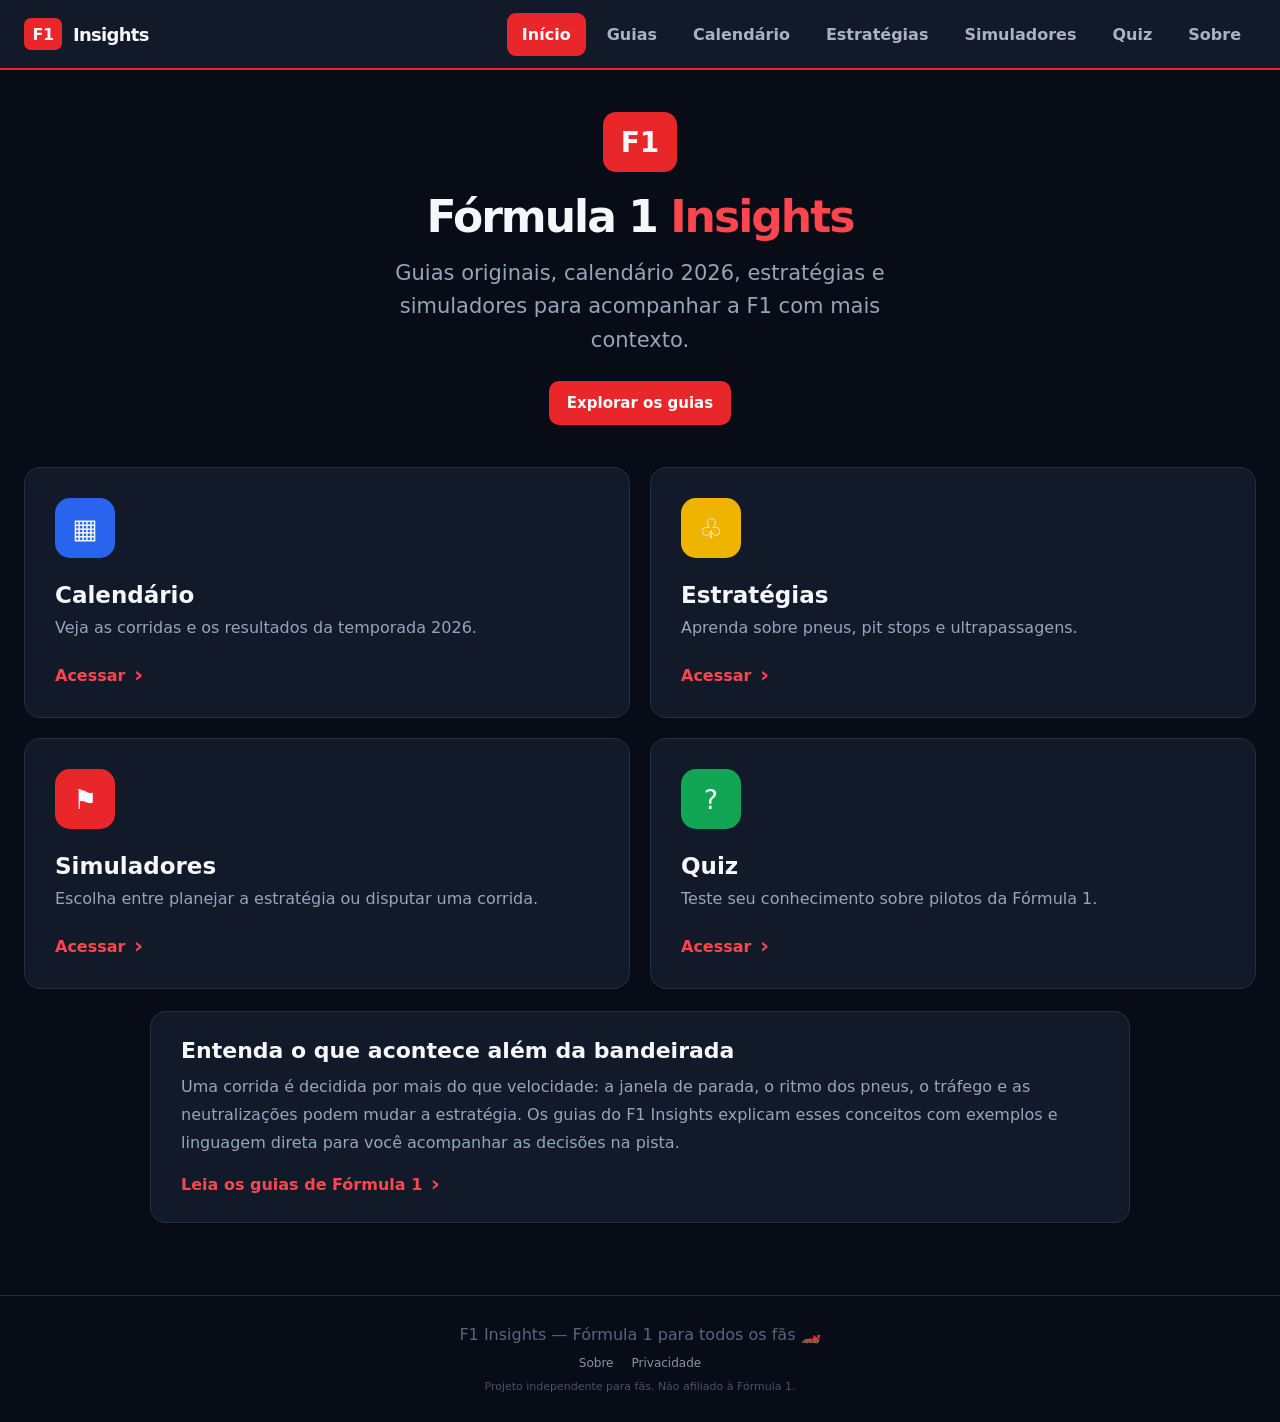
<file: index.html>
<!doctype html>
<html lang="pt-BR">
<head>
  <script async src="https://pagead2.googlesyndication.com/pagead/js/adsbygoogle.js?client=ca-pub-4098536442439141"
     crossorigin="anonymous"></script>
  <meta charset="utf-8" />
  <meta name="viewport" content="width=device-width, initial-scale=1" />
  <meta name="theme-color" content="#080c16" />
  <meta name="description" content="F1 Insights: guias originais sobre Fórmula 1, calendário atualizado, estratégias de corrida, simuladores e quiz para fãs." />
  <title>F1 Insights — Fórmula 1 para todos os fãs</title>
  <link rel="icon" type="image/svg+xml" href="favicon-proposta.svg" />
  <link rel="stylesheet" href="styles.css" />
</head>
<body>
  <header class="topbar">
    <a class="brand" href="#inicio" aria-label="F1 Insights, início"><span class="brand-mark">F1</span><span>Insights</span></a>
    <button class="menu-toggle" aria-label="Abrir navegação" aria-expanded="false">☰</button>
    <nav class="nav" aria-label="Navegação principal">
      <a href="#inicio" data-page="inicio">Início</a><a href="#guias" data-page="guias">Guias</a><a href="#calendario" data-page="calendario">Calendário</a><a href="#estrategias" data-page="estrategias">Estratégias</a><a href="#simulador" data-page="simulador">Simuladores</a><a href="#quiz" data-page="quiz">Quiz</a><a href="#sobre" data-page="sobre">Sobre</a>
    </nav>
  </header>
  <main id="app" tabindex="-1"><section class="hero"><div class="hero-mark">F1</div><h1>Fórmula 1 <span>Insights</span></h1><p>Guias originais, calendário, estratégias e simuladores para acompanhar a Fórmula 1 com mais contexto.</p></section><section class="card home-editorial"><h2>Entenda mais do que acontece na pista</h2><p>Uma corrida de Fórmula 1 é decidida por velocidade, leitura de ritmo e escolhas feitas ao longo do fim de semana. Nos nossos guias, você encontra explicações sobre pneus, paradas, bandeiras e as ferramentas de ultrapassagem da temporada.</p><a class="access" href="#guias">Leia os guias de F1 <span>›</span></a></section></main>
  <footer class="footer">F1 Insights — Fórmula 1 para todos os fãs <span aria-hidden="true">🏎️</span><nav class="footer-links" aria-label="Links institucionais"><a href="#sobre">Sobre</a><a href="#privacidade">Privacidade</a></nav><small>Projeto independente para fãs. Não afiliado à Fórmula 1.</small></footer>
  <dialog id="topic-dialog" class="topic-dialog"><button class="dialog-close" aria-label="Fechar">×</button><div id="topic-content"></div></dialog>
  <script src="app.js"></script>
</body>
</html>
</file>
<file: styles.css>
:root{color-scheme:dark;--bg:#080c16;--panel:#121a2a;--panel2:#0e1523;--line:#252f40;--muted:#96a5ba;--red:#e9272b;--red2:#ff454d;--green:#12a65a;--yellow:#efb400;--blue:#2864ed;font-family:Inter,system-ui,sans-serif;color:#f6f7fb;background:var(--bg);font-synthesis:none}*{box-sizing:border-box}body{margin:0;min-width:320px;background:var(--bg)}a{color:inherit;text-decoration:none}.topbar{height:70px;border-bottom:2px solid var(--red);background:#121a2a;display:flex;align-items:center;justify-content:space-between;padding:0 24px;position:sticky;top:0;z-index:5}.brand{display:flex;align-items:center;gap:11px;font-size:18px;font-weight:800;letter-spacing:-.04em}.brand-mark{display:grid;place-items:center;width:38px;height:32px;border-radius:7px;background:var(--red);font-size:16px;letter-spacing:-.03em}.nav{height:100%;display:flex;align-items:center;gap:6px}.nav a{padding:12px 15px;border-radius:9px;font-weight:650;color:#aab2c0;transition:.18s}.nav a:hover,.nav a.active{background:var(--red);color:white}.menu-toggle{display:none;background:none;border:1px solid var(--line);color:white;font-size:20px;border-radius:8px;padding:6px 10px}main{min-height:calc(100vh - 168px);padding:42px 24px 72px;max-width:1440px;margin:auto}.page-head{margin-bottom:28px}.page-head h1{font-size:36px;line-height:1.2;margin:0 0 8px;font-weight:800;letter-spacing:-.035em}.page-head p{margin:0;color:var(--muted);font-size:18px}.hero{text-align:center;padding:0 0 42px;margin:0 auto;max-width:720px}.hero .hero-mark{width:74px;height:60px;display:grid;place-items:center;margin:0 auto 20px;background:var(--red);border-radius:13px;font-weight:900;font-size:28px}.hero h1{font-size:44px;line-height:1.15;letter-spacing:-.045em;margin:0 0 14px}.hero h1 span{color:var(--red2)}.hero p{font-size:21px;line-height:1.6;color:var(--muted);margin:0 auto;max-width:560px}.grid{display:grid;grid-template-columns:repeat(2,minmax(0,1fr));gap:20px}.feature-card,.card{background:var(--panel);border:1px solid var(--line);border-radius:16px}.feature-card{padding:30px;min-height:225px;transition:transform .18s,border-color .18s}.feature-card:hover{transform:translateY(-3px);border-color:#45546a}.icon-tile{width:60px;height:60px;border-radius:15px;display:grid;place-items:center;margin-bottom:24px;font-size:27px}.icon-blue{background:var(--blue)}.icon-yellow{background:var(--yellow)}.icon-red{background:var(--red)}.icon-green{background:#11a555}.feature-card h2{font-size:23px;margin:0 0 8px}.feature-card p{color:var(--muted);margin:0 0 22px;line-height:1.5}.access{color:var(--red2);font-weight:700}.access span{font-size:22px;vertical-align:-1px;margin-left:3px}.card{padding:24px}.progress-wrap{margin-top:16px;width:min(400px,100%);height:10px;border-radius:99px;background:#222c3b;overflow:hidden}.progress-fill{height:100%;width:100%;background:var(--red);border-radius:inherit}.race-list{display:grid;gap:14px;margin-top:36px}.race-row{display:grid;grid-template-columns:54px 28px 1fr auto;align-items:center;gap:16px;padding:20px 24px;background:var(--panel2);border:1px solid #1d2737;border-radius:15px}.race-country{font-size:20px;font-weight:750;color:#bac3d1;text-align:center}.race-check{font-size:20px;color:var(--green)}.race-info strong{display:block;color:#e4e8ef;font-size:16px}.race-info small{display:block;color:#8491a3;margin-top:5px}.race-date{font-weight:650;color:#8491a3}.race-result{display:block;color:#61718a;font-size:12px;margin-top:4px}.strategy-grid{margin-top:40px}.strategy-card{padding:26px 30px;cursor:pointer;min-height:185px;transition:border-color .2s,transform .2s}.strategy-card:hover{border-color:#53627a;transform:translateY(-2px)}.strategy-emoji{font-size:29px;margin-bottom:18px;display:block}.strategy-card h2{font-size:20px;margin:0 0 10px}.strategy-card p{margin:0;color:var(--muted);line-height:1.5}.quiz-wrap{max-width:720px;margin:0 auto}.quiz-top{display:flex;justify-content:space-between;align-items:center;margin-bottom:22px}.quiz-top h1{font-size:29px;margin:0}.quiz-count{color:var(--muted)}.quiz-progress{height:8px;border-radius:99px;background:#222c3b;overflow:hidden;margin-bottom:40px}.quiz-progress span{height:100%;display:block;background:var(--red);transition:width .3s}.question{padding:30px;margin-bottom:20px}.question h2{font-size:22px;line-height:1.55;margin:0}.answers{display:grid;gap:14px}.answer{width:100%;text-align:left;padding:20px;border:1px solid #344156;border-radius:15px;background:var(--panel);color:#f4f6fa;font-family:inherit;font-size:16px;font-weight:600;cursor:pointer;transition:.15s}.answer:hover:not(:disabled){border-color:#8390a4;transform:translateX(2px)}.answer:disabled{cursor:default}.answer.correct{border-color:var(--green);background:#10271e}.answer.incorrect{border-color:var(--red);background:#2a171d}.answer .letter{color:#8795a9;margin-right:14px;font-weight:500}.feedback{min-height:28px;color:var(--muted);margin:15px 4px}.button{border:0;border-radius:10px;padding:13px 18px;background:var(--red);color:white;font-family:inherit;font-size:15px;font-weight:700;cursor:pointer}.button:hover{background:#c91f25}.button.secondary{background:#222c3b}.quiz-finish{text-align:center;padding:32px}.quiz-finish .score{font-size:56px;font-weight:850;color:var(--red2);margin:10px}.quiz-finish p{color:var(--muted)}.sim-layout{display:grid;grid-template-columns:minmax(0,1.1fr) minmax(300px,.9fr);gap:20px}.sim-form{display:grid;gap:20px}.sim-form label{display:grid;gap:9px;font-weight:650}.sim-form select,.sim-form input{width:100%;background:#0b111d;border:1px solid #344156;color:white;border-radius:10px;padding:13px;font:inherit}.sim-form input[type=range]{padding:0;accent-color:var(--red)}.sim-out{display:flex;flex-direction:column;justify-content:center;min-height:310px}.sim-out .out-icon{font-size:35px}.sim-out h2{margin:12px 0 8px}.sim-out p{color:var(--muted);line-height:1.65}.sim-out .strategy-pill{display:inline-flex;align-self:flex-start;background:#212b3b;padding:8px 12px;border-radius:99px;color:#ffd45d;font-size:13px;font-weight:700;margin-top:8px}.topic-dialog{width:min(560px,calc(100% - 28px));border:1px solid #344156;border-radius:18px;padding:32px;background:var(--panel);color:white}.topic-dialog::backdrop{background:rgba(1,4,10,.78);backdrop-filter:blur(3px)}.dialog-close{float:right;background:none;color:#aab2c0;border:0;font-size:30px;cursor:pointer;line-height:1}.topic-dialog h2{font-size:28px;margin:8px 38px 14px 0}.topic-dialog p,.topic-dialog li{color:#b2bfd0;line-height:1.7}.topic-dialog ul{padding-left:22px}.footer{border-top:1px solid var(--line);min-height:105px;text-align:center;padding:29px 20px;color:#58677e;font-size:16px}.footer small{display:block;margin:10px 0 0;font-size:11px;color:#46546a}@media(max-width:760px){.topbar{height:64px;padding:0 16px}.menu-toggle{display:block}.nav{display:none;position:absolute;top:63px;left:0;right:0;height:auto;padding:10px 12px 14px;background:#121a2a;border-bottom:1px solid var(--line);flex-wrap:wrap}.nav.open{display:flex}.nav a{flex:1 1 28%;text-align:center;padding:10px 8px}main{padding:30px 16px 52px}.hero{padding-bottom:30px}.hero h1{font-size:34px}.hero p{font-size:18px}.grid{grid-template-columns:1fr;gap:14px}.feature-card{min-height:auto;padding:23px}.icon-tile{margin-bottom:16px}.page-head h1{font-size:30px}.page-head p{font-size:16px}.race-list{gap:10px;margin-top:26px}.race-row{grid-template-columns:40px 22px 1fr;gap:10px;padding:16px 12px}.race-date{grid-column:3;justify-self:start;font-size:13px;margin-top:-4px}.race-info strong{font-size:14px}.race-country{font-size:17px}.strategy-grid{margin-top:26px}.strategy-card{padding:22px;min-height:160px}.sim-layout{grid-template-columns:1fr}.quiz-wrap{max-width:100%}.question{padding:22px}.question h2{font-size:19px}.quiz-progress{margin-bottom:25px}.answer{padding:17px}.footer{font-size:14px}}@media(min-width:761px) and (max-width:980px){.nav{gap:0}.nav a{padding:11px 10px;font-size:14px}.feature-card{padding:24px}}

.race-upcoming .race-check{color:var(--yellow)}.race-upcoming .race-result{color:#e5bd54}
.simulator-choice-grid{margin-top:34px}.simulator-choice{width:100%;min-height:225px;text-align:left;color:inherit;font:inherit;cursor:pointer;transition:transform .18s,border-color .18s}.simulator-choice:hover{transform:translateY(-3px);border-color:#53627a}.choice-icon{display:block;font-size:33px;margin-bottom:20px}.simulator-choice h2{font-size:22px;margin:0 0 10px}.simulator-choice p{color:var(--muted);line-height:1.55;margin:0 0 20px}.back-link{border:0;background:none;color:#adb9c9;font:inherit;cursor:pointer;margin:-16px 0 20px;padding:4px 0}.back-link:hover{color:white}.race-config{display:grid;grid-template-columns:repeat(2,minmax(0,1fr));gap:18px;max-width:850px}.race-config label,.strategy-options>label:not(.radio-option){display:grid;gap:9px;font-weight:650}.race-config select,.race-config input,.strategy-options select{width:100%;background:#0b111d;border:1px solid #344156;color:white;border-radius:10px;padding:13px;font:inherit}.race-config input[type=number]{appearance:textfield}.race-config .button{grid-column:1/-1}.page-head.race-heading{display:flex;align-items:center;justify-content:space-between;gap:20px;margin-bottom:20px}.race-position{display:grid;justify-items:end;gap:3px;color:var(--muted);font-size:13px}.race-position strong{font-size:28px;color:var(--red2)}.race-progress-card{padding:22px 26px}.lap-label,.race-status,.leaderboard-title{display:flex;align-items:center;justify-content:space-between;gap:12px}.lap-label span{color:var(--muted)}.race-progress{height:12px;border-radius:99px;background:#222c3b;overflow:hidden;margin:15px 0}.race-progress span{display:block;height:100%;background:var(--red);border-radius:inherit;transition:width .35s}.race-status{color:var(--muted);font-size:14px;flex-wrap:wrap}.race-status b{color:#f3f5f9}.race-leaderboard{margin-top:18px}.leaderboard-title h2{margin:0 0 12px;font-size:21px}.leaderboard-title span{color:var(--muted);font-size:13px}.table-scroll{overflow-x:auto}table{width:100%;min-width:600px;border-collapse:collapse;text-align:left}th,td{padding:13px 10px;border-bottom:1px solid #263144}th{font-size:12px;color:#8491a3;text-transform:uppercase;letter-spacing:.06em}td{font-size:14px;color:#dfe5ee}.player-row{background:#1a2030}.player-row td:nth-child(2){color:#fff;font-weight:750}.race-strategy{margin:18px 0;border-color:var(--red)}.strategy-prompt-title{display:flex;align-items:flex-start;gap:14px}.strategy-prompt-title>span{font-size:26px}.strategy-prompt-title h2{margin:0 0 5px}.strategy-prompt-title p{margin:0;color:var(--muted)}.strategy-options{display:grid;grid-template-columns:repeat(2,minmax(0,1fr));gap:15px;margin:22px 0}.radio-option{display:flex;align-items:center;gap:9px;padding:13px;border:1px solid #344156;border-radius:10px;background:#0d1421;cursor:pointer}.radio-option input{accent-color:var(--red)}.race-controls{display:flex;justify-content:flex-end;gap:10px;margin-top:16px}.race-finish-note{margin-top:18px;padding:18px 22px;border:1px solid var(--line);border-radius:14px;background:var(--panel);display:flex;align-items:center;justify-content:space-between;gap:14px;color:var(--muted)}.race-finish-note b{color:white}.race-finish-note .button{margin-left:auto}@media(max-width:760px){.simulator-choice-grid{margin-top:24px}.simulator-choice{min-height:0}.race-config{grid-template-columns:1fr}.race-config .button{grid-column:auto}.page-head.race-heading{align-items:flex-start}.race-position strong{font-size:24px}.race-progress-card{padding:18px}.race-status{align-items:flex-start;flex-direction:column;gap:7px}.strategy-options{grid-template-columns:1fr}.race-finish-note{align-items:flex-start;flex-wrap:wrap}.race-finish-note .button{margin-left:0}.race-controls{justify-content:stretch}.race-controls .button{flex:1}}
.picker-fieldset{min-width:0;border:0;padding:0;margin:0 0 24px}.picker-fieldset legend{font-size:20px;font-weight:750;margin-bottom:14px}.choice-grid{display:grid;grid-template-columns:repeat(4,minmax(0,1fr));gap:12px}.choice-card{position:relative;display:flex;align-items:center;gap:12px;min-width:0;min-height:88px;padding:14px;background:#111927;border:1px solid #293548;border-radius:14px;cursor:pointer;transition:transform .16s,border-color .16s,background .16s}.choice-card:hover{transform:translateY(-2px);border-color:#66768c}.choice-card:has(input:checked){border-color:var(--red);background:#201821;box-shadow:0 0 0 1px var(--red)}.choice-card input,.tire-choice input{position:absolute;opacity:0;pointer-events:none}.choice-card:focus-within,.tire-choice:focus-within{outline:2px solid #fff;outline-offset:2px}.choice-emoji{width:42px;height:42px;flex:0 0 42px;display:grid;place-items:center;border-radius:12px;background:#202b3d;font-size:24px}.choice-copy{min-width:0;display:grid;gap:5px}.choice-copy b{font-size:14px;line-height:1.25}.choice-copy small{color:var(--muted);font-size:11px;line-height:1.3}.choice-check{position:absolute;right:10px;top:8px;color:var(--red2);font-size:15px;opacity:0}.choice-card:has(input:checked) .choice-check{opacity:1}.race-config-bottom{display:grid;grid-template-columns:minmax(180px,.7fr) minmax(0,1.3fr);gap:26px;align-items:center;margin:8px 0 22px}.race-config-bottom>label{display:grid;gap:14px;font-weight:650}.race-config-bottom>label strong{color:var(--red2)}.race-config-bottom input[type=range]{accent-color:var(--red);width:100%}.tire-picker legend{font-size:16px;margin-bottom:10px}.tire-choice-grid{display:grid;grid-template-columns:repeat(3,minmax(0,1fr));gap:9px}.tire-choice{position:relative;display:grid;justify-items:center;gap:5px;padding:11px 6px 9px;border:1px solid #344156;border-radius:11px;background:#0d1421;cursor:pointer}.tire-choice:has(input:checked){border-color:var(--red);background:#201821}.tire-choice b{font-size:13px}.tire-choice small{font-size:10px;color:var(--muted)}.tire-dot{width:14px;height:14px;border-radius:50%;border:3px solid #59677c}.soft-dot{border-color:#f14550}.medium-dot{border-color:#efb400}.hard-dot{border-color:#e9eaf0}.race-start-button{min-width:180px}.tire-wear-widget{margin:14px 0 18px}.tire-wear-widget>div:first-child{display:flex;align-items:center;justify-content:space-between;gap:10px;font-size:13px}.tire-wear-widget>div:first-child span{color:#c3cbd7}.tire-wear-track{height:9px;border-radius:99px;background:#222c3b;overflow:hidden;margin:8px 0 5px}.tire-wear-track span{display:block;height:100%;border-radius:inherit;transition:width .35s,background .35s}.tire-wear-widget>small{font-size:11px;color:#76849a}@media(max-width:950px){.choice-grid{grid-template-columns:repeat(2,minmax(0,1fr))}}@media(max-width:600px){.choice-grid{grid-template-columns:1fr}.choice-card{min-height:76px}.race-config-bottom{grid-template-columns:1fr;gap:16px}.race-start-button{width:100%}.tire-wear-widget>div:first-child{align-items:flex-start;flex-direction:column;gap:4px}}
.race-config .picker-fieldset,.race-config-bottom{grid-column:1/-1}.race-config .choice-card{display:flex;gap:12px;font-weight:500}.race-config .tire-choice{gap:5px;font-weight:500}
.strategy-main{font-size:15px;line-height:1.75}.strategy-callout{margin:18px 0;padding:14px 16px;border-left:3px solid var(--red);border-radius:0 10px 10px 0;background:#0d1421}.strategy-callout strong{font-size:13px;color:#f2c0c2}.sim-out .strategy-callout p{margin:6px 0 0;color:#b7c3d3;line-height:1.65}
.sim-layout{align-items:start}.sim-form{align-self:start;align-content:start}.sim-out{align-self:start;width:100%}
.about-hero{max-width:760px;margin:0 auto;text-align:center;padding:8px 0 24px}.about-hero .eyebrow{margin:18px 0 8px;color:var(--red2);font-weight:800;font-size:12px;letter-spacing:.16em}.about-hero h1{font-size:44px;letter-spacing:-.04em;margin:0}.about-hero h1 span{color:var(--red2)}.about-lead{max-width:660px;margin:18px auto 0;color:var(--muted);font-size:19px;line-height:1.7}.about-cta{display:inline-flex;margin-top:24px}.about-grid{grid-template-columns:repeat(3,minmax(0,1fr));margin-top:28px}.about-card{padding:26px}.about-card>span{font-size:30px}.about-card h2{font-size:19px;margin:16px 0 8px}.about-card p{color:var(--muted);line-height:1.65;margin:0}.about-note{text-align:center;color:#697990;font-size:13px;margin:30px 0 0}@media(max-width:760px){.about-hero{padding-top:0}.about-hero h1{font-size:36px}.about-lead{font-size:17px}.about-grid{grid-template-columns:1fr;margin-top:18px}.about-card{padding:22px}}
.author-section{max-width:820px;margin:28px auto 0;padding:25px 28px;display:grid;grid-template-columns:72px minmax(0,1fr);align-items:center;gap:22px}.author-avatar{width:72px;height:72px;border-radius:50%;display:grid;place-items:center;background:#202b3d;font-size:34px}.author-content .eyebrow{margin:0 0 5px;color:var(--red2);font-weight:800;font-size:11px;letter-spacing:.15em}.author-content h2{margin:0 0 10px;font-size:22px}.author-content>p:last-child{margin:0;color:var(--muted);line-height:1.7}.about-note{line-height:1.5}@media(max-width:600px){.author-section{grid-template-columns:1fr;justify-items:start;padding:22px}.author-avatar{width:60px;height:60px;font-size:28px}}
.contact-section{max-width:820px;margin:40px auto 0;padding-top:30px;border-top:1px solid var(--line)}.contact-heading{text-align:center;margin-bottom:18px}.contact-heading .eyebrow{margin:0 0 5px;color:var(--red2);font-weight:800;font-size:11px;letter-spacing:.15em}.contact-heading h2{font-size:25px;margin:0 0 6px}.contact-heading>p:last-child{color:var(--muted);margin:0}.contact-grid{grid-template-columns:repeat(2,minmax(0,1fr));gap:14px}.contact-card{display:flex;align-items:center;gap:15px;padding:20px}.contact-icon{width:48px;height:48px;flex:0 0 48px;display:grid;place-items:center;border-radius:13px;background:#202b3d;font-size:25px}.contact-card h3{font-size:17px;margin:0 0 4px}.contact-card p{color:var(--muted);font-size:13px;margin:0 0 8px}.contact-placeholder{color:#e6bc5a;font-size:12px;font-weight:650}@media(max-width:760px){.contact-grid{grid-template-columns:1fr}.contact-section{margin-top:28px}}
.contact-icon svg{display:block;width:27px;height:27px}.contact-github{color:#fff}.contact-coffee{color:#ffdd00}
.home-editorial{max-width:980px;margin:22px auto 0;padding:26px 30px}.home-editorial h2{font-size:22px;margin:0 0 10px}.home-editorial p{color:var(--muted);line-height:1.75;margin:0 0 14px}.guide-list{display:grid;gap:18px;max-width:920px;margin:0 auto}.guide-article{padding:28px 32px}.guide-kicker{margin:0 0 8px;color:var(--red2);font-size:11px;font-weight:800;letter-spacing:.14em}.guide-article h2{font-size:23px;line-height:1.35;margin:0 0 14px}.guide-article p:not(.guide-kicker){color:#b5c0d0;line-height:1.8;margin:0 0 13px}.guide-article p:last-child{margin-bottom:0}.guide-article a,.privacy-content a{color:#ff7479;text-decoration:underline;text-underline-offset:3px}.guide-source{font-size:12px}.guide-disclaimer{max-width:920px;margin:18px auto 0;padding:14px 18px;border-left:3px solid #52627a;background:#101725;color:#8e9cb0;font-size:13px;line-height:1.6}.privacy-content{max-width:920px;margin:0 auto;padding:30px 34px}.privacy-content h2{font-size:19px;margin:27px 0 8px}.privacy-content h2:first-of-type{margin-top:20px}.privacy-content p{color:#b5c0d0;line-height:1.8;margin:0 0 13px}.privacy-content .privacy-updated{font-size:13px;color:#8593a8;margin-bottom:22px}.footer-links{display:flex;justify-content:center;gap:18px;margin-top:12px}.footer-links a{font-size:12px;color:#8794a8}.footer-links a:hover{color:#fff}@media(max-width:760px){.home-editorial{padding:22px;margin-top:14px}.guide-article{padding:22px}.guide-article h2{font-size:20px}.privacy-content{padding:22px}.nav a{flex:1 1 25%}}
.calendar-update{display:flex;align-items:center;gap:10px;color:#8290a4;font-size:13px;margin:12px 0 0!important}.calendar-refresh{border:0;background:none;padding:0;color:#ff7479;text-decoration:underline;text-underline-offset:3px;font:inherit;cursor:pointer}.calendar-refresh:hover{color:#fff}
.contact-card:last-child{grid-column:1/-1}.contact-email{color:#ff7479}@media(max-width:760px){.contact-card:last-child{grid-column:auto}}
</file>
